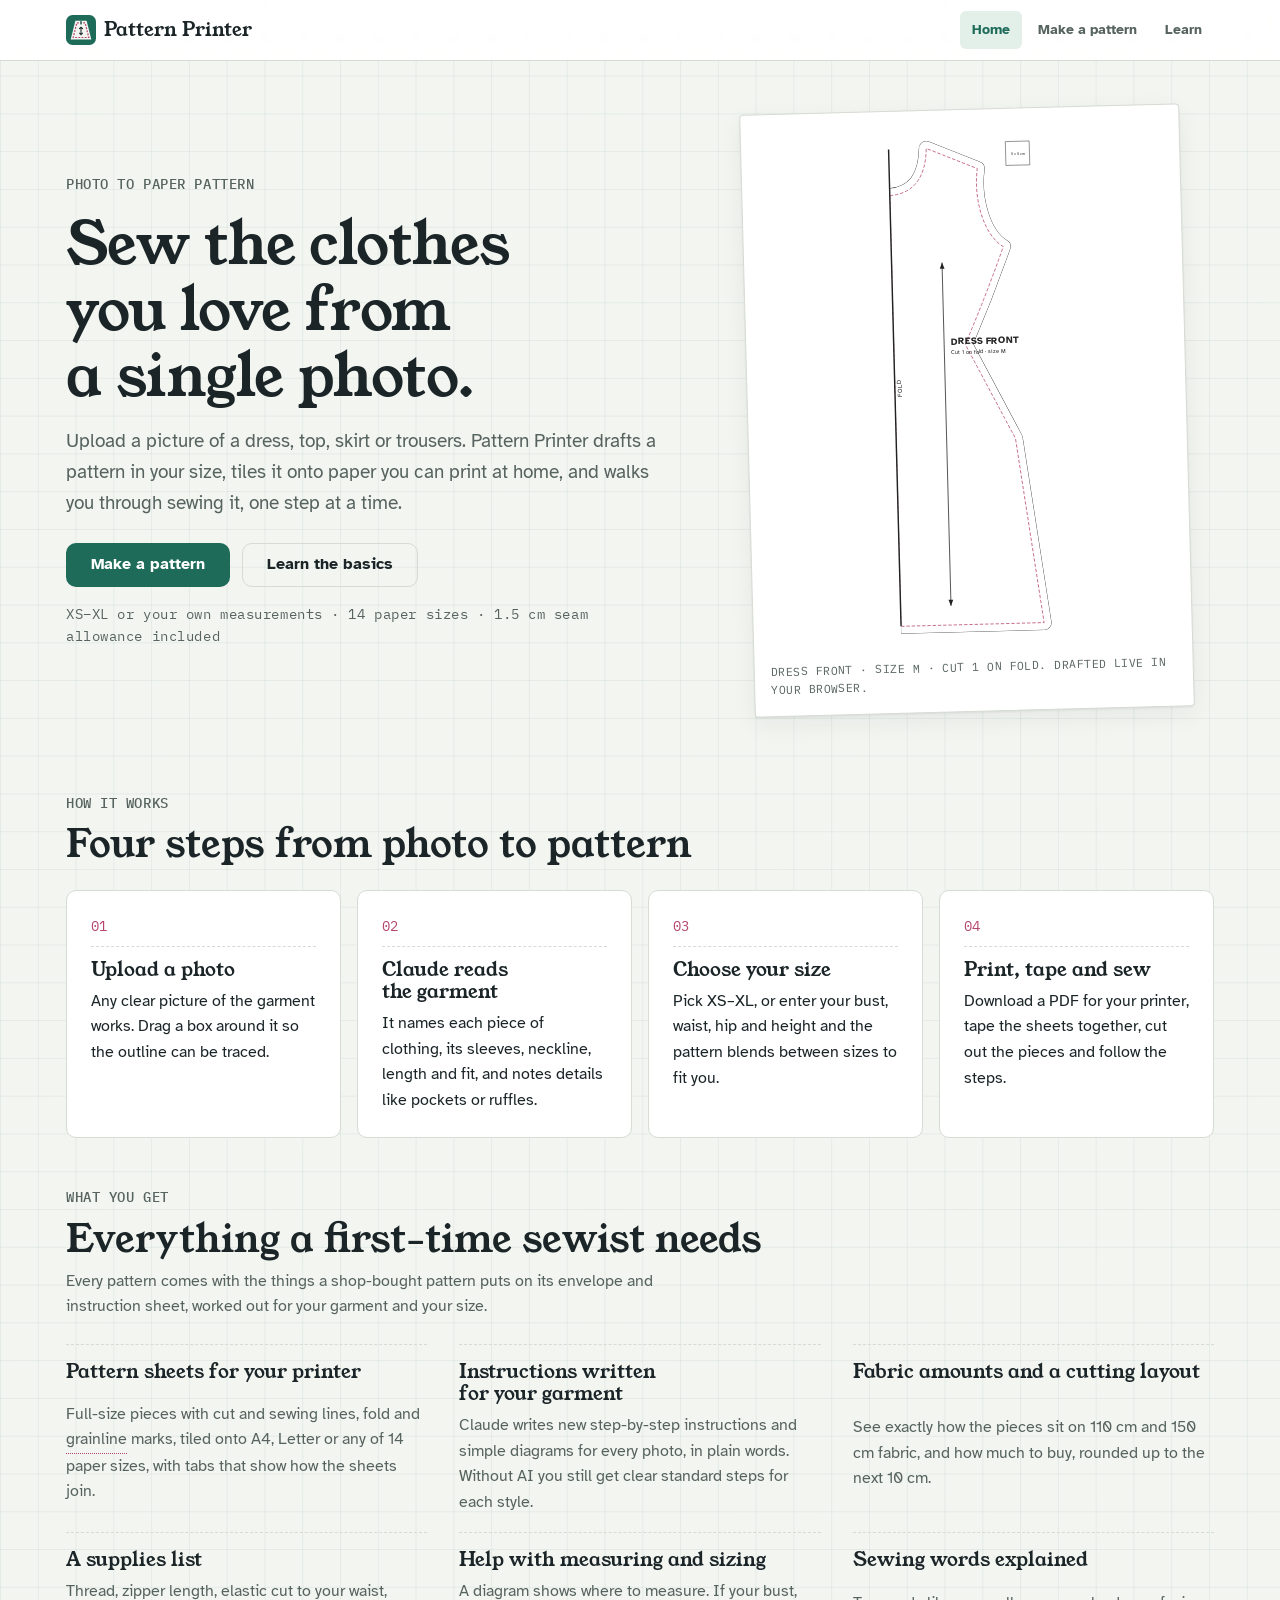
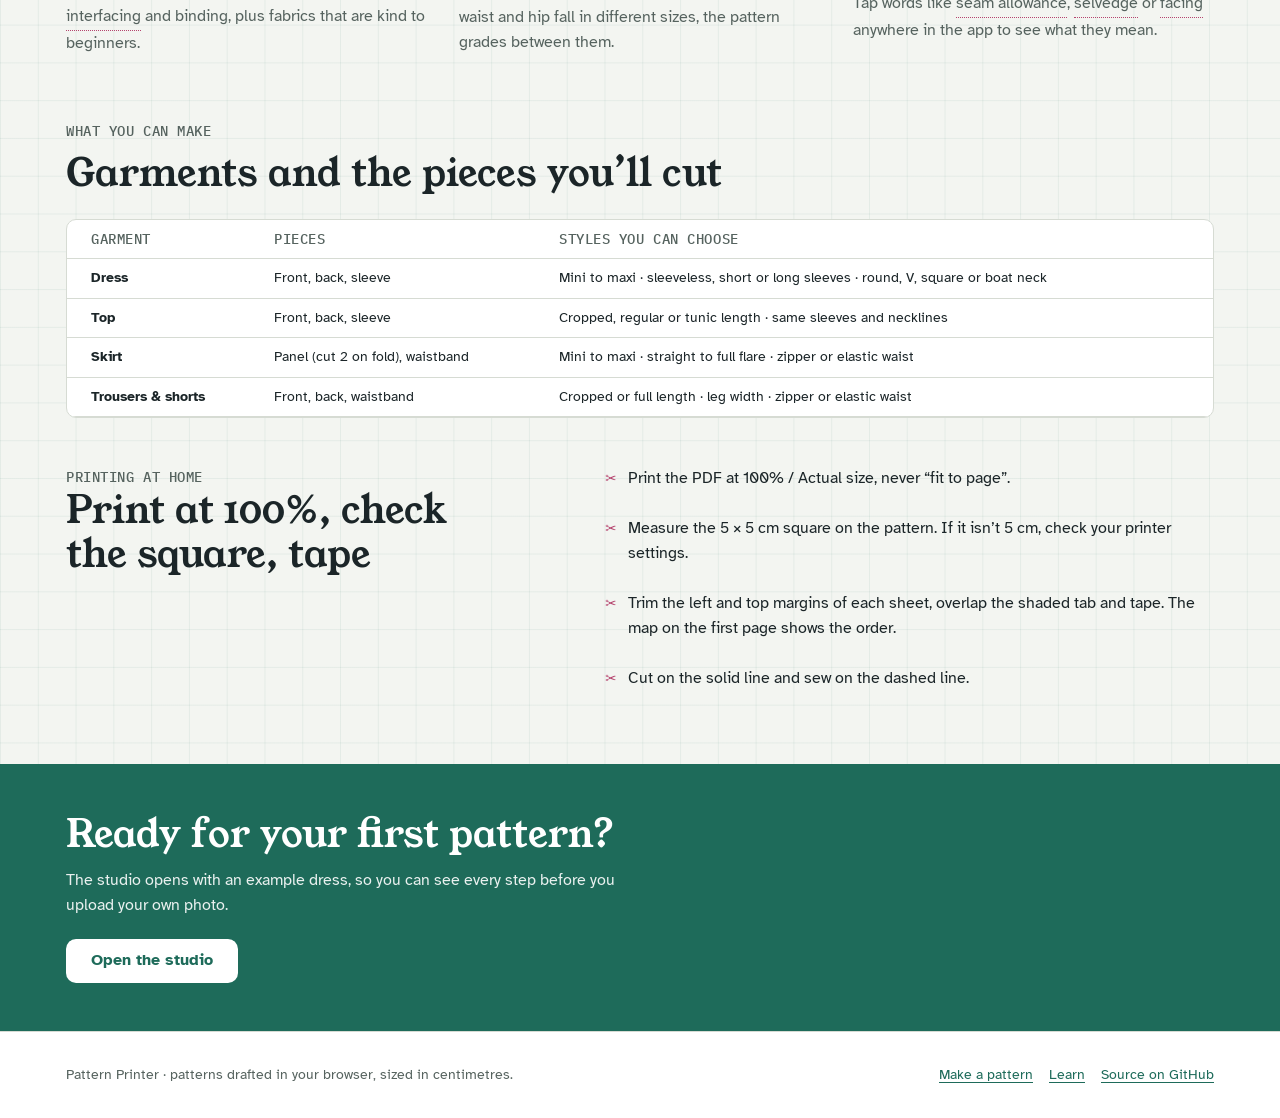
<file: index.html>
<!doctype html>
<html lang="en">
<head>
  <meta charset="utf-8">
  <meta name="viewport" content="width=device-width, initial-scale=1, viewport-fit=cover">
  <meta name="claude:viewport-fit-sides" content="cover">
  <title>Pattern Printer</title>
  <meta name="description" content="Turn a photo of a garment into a print-at-home sewing pattern, with step-by-step instructions, a fabric layout and help with sizing.">
  <link rel="icon" href="assets/favicon.svg" type="image/svg+xml">
  <link rel="preconnect" href="https://fonts.googleapis.com">
  <link rel="preconnect" href="https://fonts.gstatic.com" crossorigin>
  <link rel="stylesheet" href="https://fonts.googleapis.com/css2?family=Atkinson+Hyperlegible:ital,wght@0,400;0,700;1,400&family=IBM+Plex+Mono:wght@400;500&family=Young+Serif&display=swap">
  <link rel="stylesheet" href="css/tokens.css">
  <link rel="stylesheet" href="css/base.css">
  <link rel="stylesheet" href="css/components.css">
  <link rel="stylesheet" href="css/home.css">
</head>
<body>
  <a class="skip" href="#main">Skip to content</a>
  <header class="site-header">
    <div class="wrap">
      <a class="brand" href="index.html"><img src="assets/logo.svg" alt="" width="30" height="30"><span>Pattern Printer</span></a>
      <nav class="nav" aria-label="Main">
        <a href="index.html" aria-current="page">Home</a>
        <a href="studio.html">Make a pattern</a>
        <a href="learn.html">Learn</a>
      </nav>
    </div>
  </header>

  <main id="main">
    <section class="hero">
      <div class="wrap hero__grid">
        <div class="hero__text">
          <p class="label">Photo to paper pattern</p>
          <h1>Sew the clothes you love from a single photo.</h1>
          <p class="hero__lede">Upload a picture of a dress, top, skirt or trousers. Pattern Printer drafts a pattern in your size, tiles it onto paper you can print at home, and walks you through sewing it, one step at a time.</p>
          <div class="hero__actions">
            <a class="btn btn--primary" href="studio.html">Make a pattern</a>
            <a class="btn btn--ghost" href="learn.html">Learn the basics</a>
          </div>
          <p class="hero__facts mono">XS–XL or your own measurements · 14 paper sizes · 1.5 cm seam allowance included</p>
        </div>
        <figure class="hero__sheet" aria-labelledby="hero-caption">
          <div class="hero__piece" id="hero-piece"></div>
          <figcaption id="hero-caption" class="mono">Dress front · size M · cut 1 on fold. Drafted live in your browser.</figcaption>
        </figure>
      </div>
    </section>

    <section class="band">
      <div class="wrap">
        <div class="section-head">
          <p class="label">How it works</p>
          <h2>Four steps from photo to pattern</h2>
        </div>
        <ol class="process">
          <li>
            <h3>Upload a photo</h3>
            <p>Any clear picture of the garment works. Drag a box around it so the outline can be traced.</p>
          </li>
          <li>
            <h3>Claude reads the garment</h3>
            <p>It names each piece of clothing, its sleeves, neckline, length and fit, and notes details like pockets or ruffles.</p>
          </li>
          <li>
            <h3>Choose your size</h3>
            <p>Pick XS–XL, or enter your bust, waist, hip and height and the pattern blends between sizes to fit you.</p>
          </li>
          <li>
            <h3>Print, tape and sew</h3>
            <p>Download a PDF for your printer, tape the sheets together, cut out the pieces and follow the steps.</p>
          </li>
        </ol>
      </div>
    </section>

    <section class="band">
      <div class="wrap features">
        <div class="section-head">
          <p class="label">What you get</p>
          <h2>Everything a first-time sewist needs</h2>
          <p class="muted prose">Every pattern comes with the things a shop-bought pattern puts on its envelope and instruction sheet, worked out for your garment and your size.</p>
        </div>
        <ul class="feature-list">
          <li>
            <h3>Pattern sheets for your printer</h3>
            <p>Full-size pieces with cut and sewing lines, fold and grainline marks, tiled onto A4, Letter or any of 14 paper sizes, with tabs that show how the sheets join.</p>
          </li>
          <li>
            <h3>Instructions written for your garment</h3>
            <p>Claude writes new step-by-step instructions and simple diagrams for every photo, in plain words. Without AI you still get clear standard steps for each style.</p>
          </li>
          <li>
            <h3>Fabric amounts and a cutting layout</h3>
            <p>See exactly how the pieces sit on 110 cm and 150 cm fabric, and how much to buy, rounded up to the next 10 cm.</p>
          </li>
          <li>
            <h3>A supplies list</h3>
            <p>Thread, zipper length, elastic cut to your waist, interfacing and binding, plus fabrics that are kind to beginners.</p>
          </li>
          <li>
            <h3>Help with measuring and sizing</h3>
            <p>A diagram shows where to measure. If your bust, waist and hip fall in different sizes, the pattern grades between them.</p>
          </li>
          <li>
            <h3>Sewing words explained</h3>
            <p>Tap words like seam allowance, selvedge or facing anywhere in the app to see what they mean.</p>
          </li>
        </ul>
      </div>
    </section>

    <section class="band">
      <div class="wrap">
        <div class="section-head">
          <p class="label">What you can make</p>
          <h2>Garments and the pieces you’ll cut</h2>
        </div>
        <div class="table-wrap card card--flush">
          <table class="table">
            <thead><tr><th>Garment</th><th>Pieces</th><th>Styles you can choose</th></tr></thead>
            <tbody>
              <tr><td><strong>Dress</strong></td><td>Front, back, sleeve</td><td>Mini to maxi · sleeveless, short or long sleeves · round, V, square or boat neck</td></tr>
              <tr><td><strong>Top</strong></td><td>Front, back, sleeve</td><td>Cropped, regular or tunic length · same sleeves and necklines</td></tr>
              <tr><td><strong>Skirt</strong></td><td>Panel (cut 2 on fold), waistband</td><td>Mini to maxi · straight to full flare · zipper or elastic waist</td></tr>
              <tr><td><strong>Trousers &amp; shorts</strong></td><td>Front, back, waistband</td><td>Cropped or full length · leg width · zipper or elastic waist</td></tr>
            </tbody>
          </table>
        </div>
      </div>
    </section>

    <section class="band">
      <div class="wrap print-note">
        <div>
          <p class="label">Printing at home</p>
          <h2>Print at 100%, check the square, tape</h2>
        </div>
        <ol class="tick-list prose">
          <li>Print the PDF at 100% / Actual size, never “fit to page”.</li>
          <li>Measure the 5 × 5 cm square on the pattern. If it isn’t 5 cm, check your printer settings.</li>
          <li>Trim the left and top margins of each sheet, overlap the shaded tab and tape. The map on the first page shows the order.</li>
          <li>Cut on the solid line and sew on the dashed line.</li>
        </ol>
      </div>
    </section>

    <section class="cta">
      <div class="wrap cta__inner">
        <h2>Ready for your first pattern?</h2>
        <p>The studio opens with an example dress, so you can see every step before you upload your own photo.</p>
        <a class="btn cta__btn" href="studio.html">Open the studio</a>
      </div>
    </section>
  </main>

  <footer class="site-footer">
    <div class="wrap">
      <p>Pattern Printer · patterns drafted in your browser, sized in centimetres.</p>
      <nav aria-label="Footer"><a href="studio.html">Make a pattern</a><a href="learn.html">Learn</a><a href="https://github.com/SamhithaVedaraju/sewing-pattern-printer">Source on GitHub</a></nav>
    </div>
  </footer>

  <script type="module" src="js/home.js"></script>
</body>
</html>
</file>
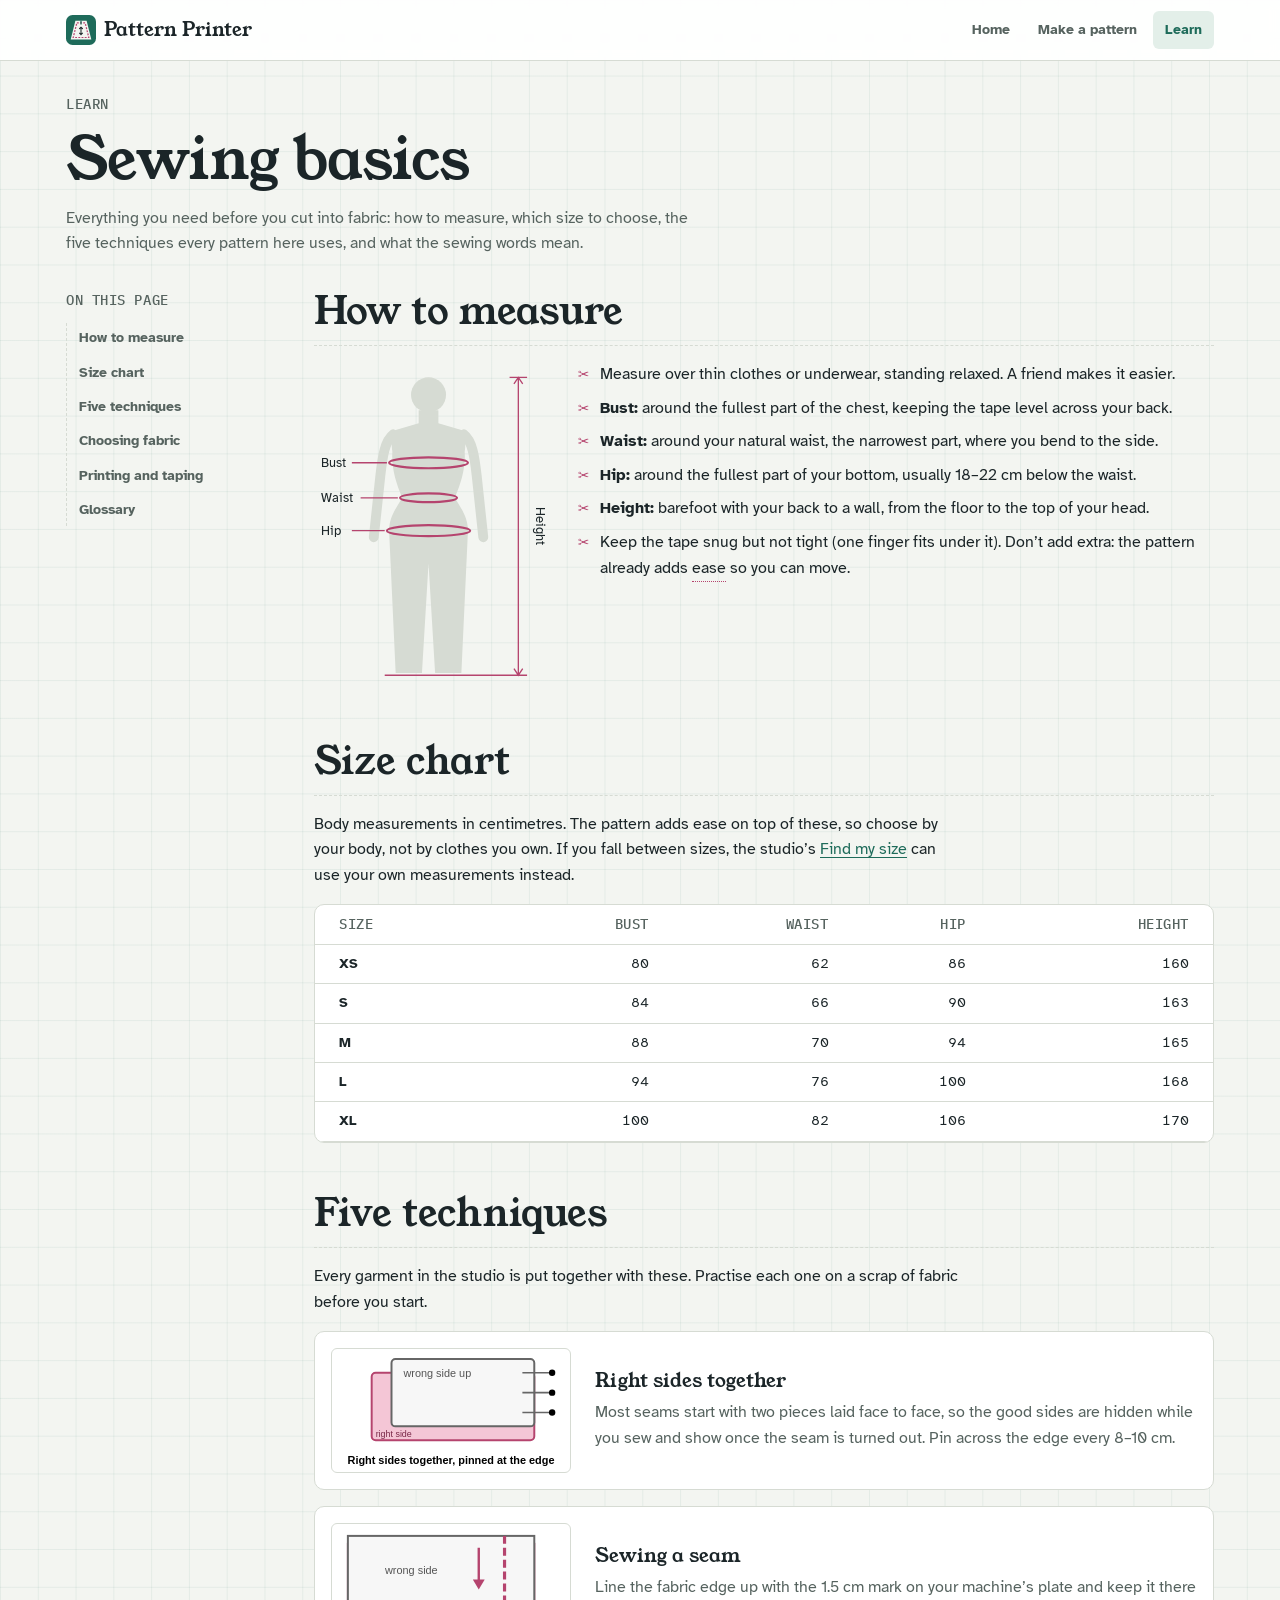
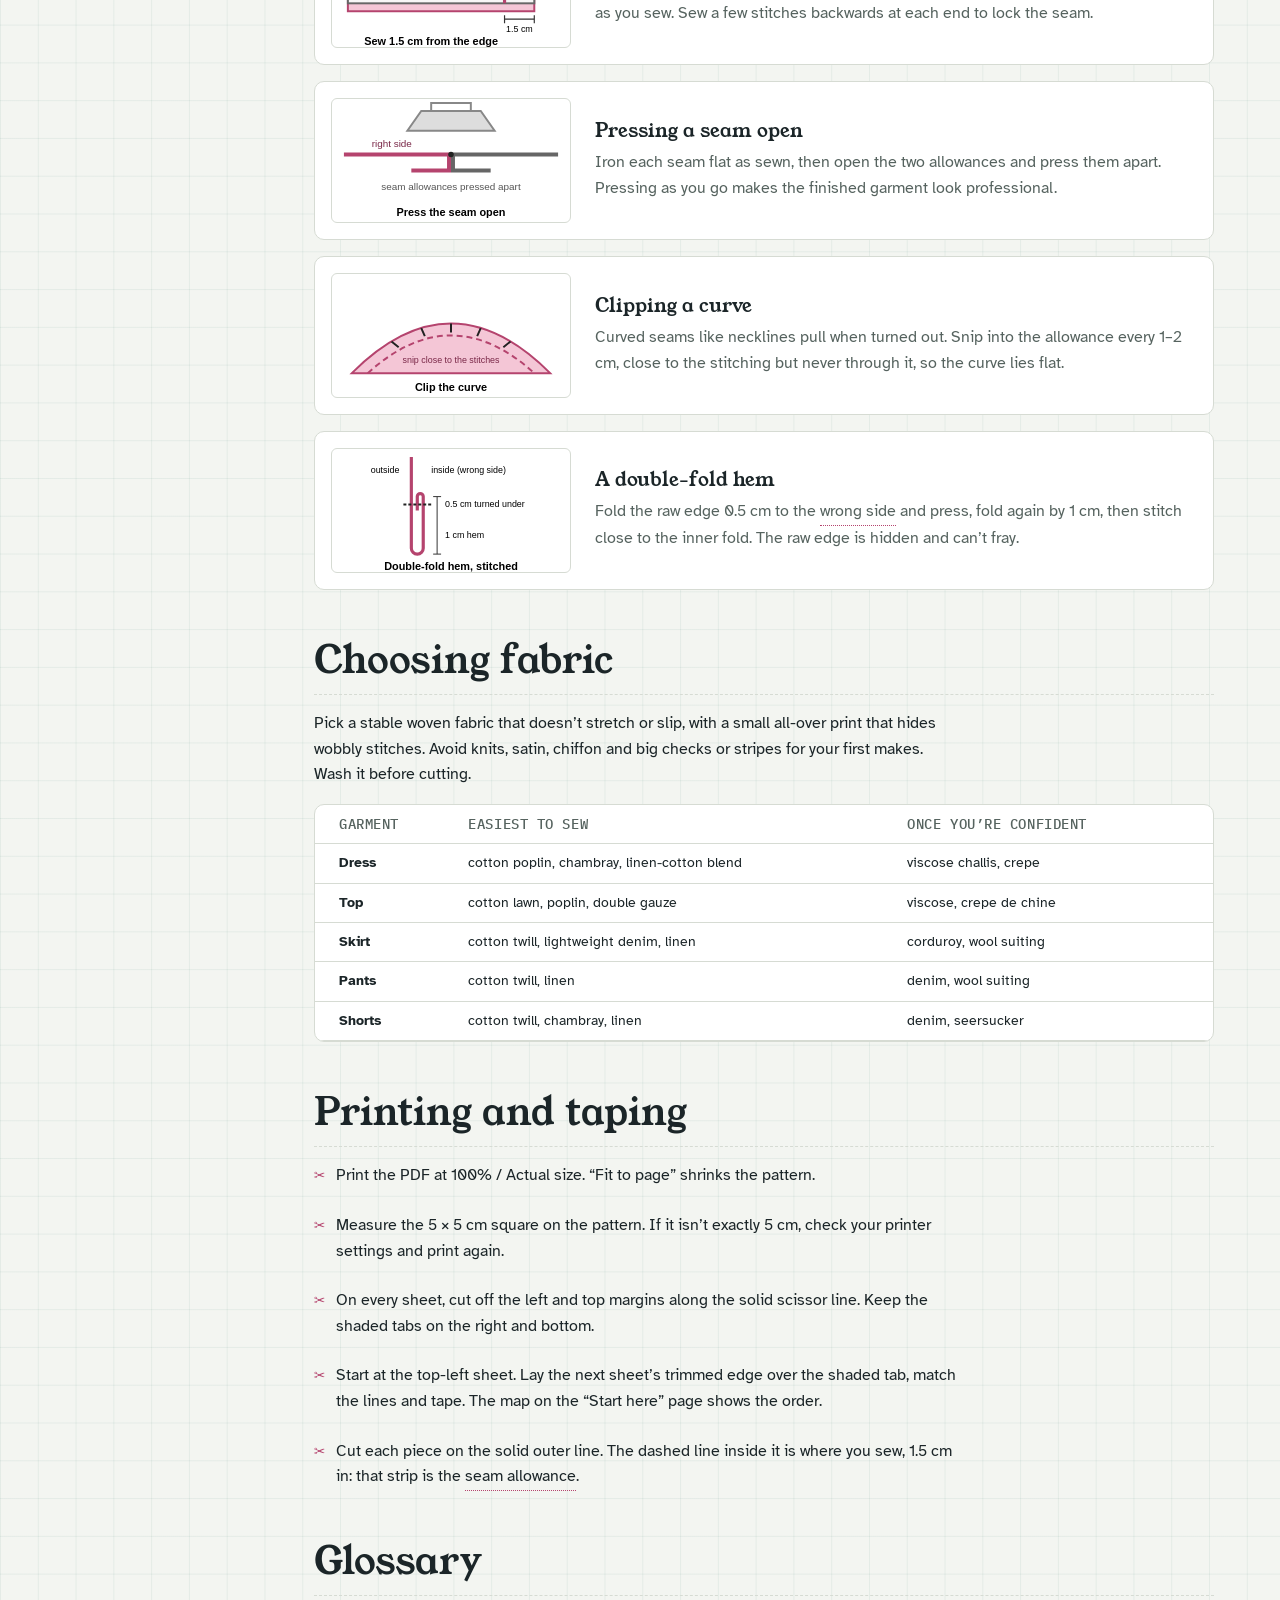
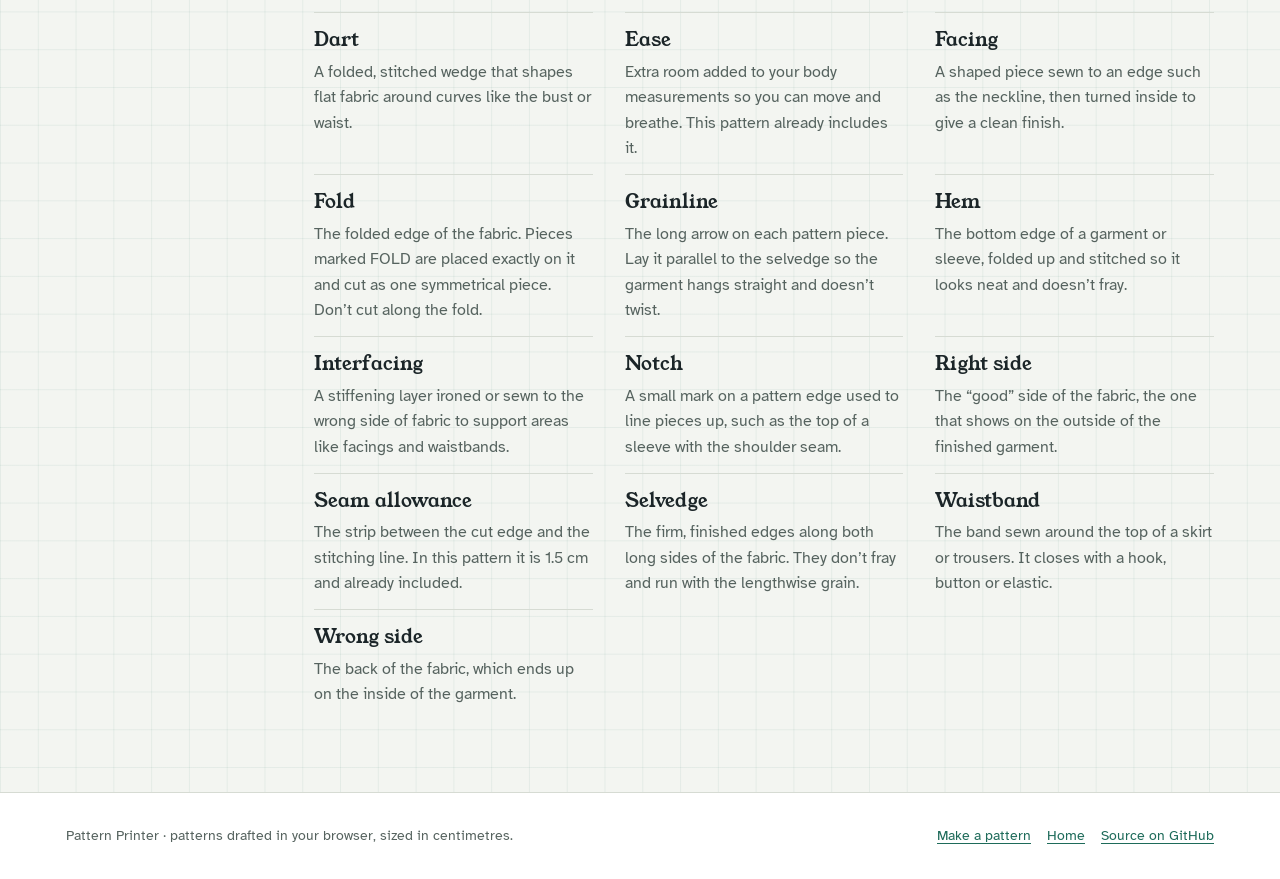
<file: learn.html>
<!doctype html>
<html lang="en">
<head>
  <meta charset="utf-8">
  <meta name="viewport" content="width=device-width, initial-scale=1, viewport-fit=cover">
  <meta name="claude:viewport-fit-sides" content="cover">
  <title>Sewing Basics</title>
  <meta name="description" content="How to measure yourself, the size chart, five beginner sewing techniques, a glossary of sewing words and which fabrics to choose.">
  <link rel="icon" href="assets/favicon.svg" type="image/svg+xml">
  <link rel="preconnect" href="https://fonts.googleapis.com">
  <link rel="preconnect" href="https://fonts.gstatic.com" crossorigin>
  <link rel="stylesheet" href="https://fonts.googleapis.com/css2?family=Atkinson+Hyperlegible:ital,wght@0,400;0,700;1,400&family=IBM+Plex+Mono:wght@400;500&family=Young+Serif&display=swap">
  <link rel="stylesheet" href="css/tokens.css">
  <link rel="stylesheet" href="css/base.css">
  <link rel="stylesheet" href="css/components.css">
  <link rel="stylesheet" href="css/learn.css">
</head>
<body>
  <a class="skip" href="#main">Skip to content</a>
  <header class="site-header">
    <div class="wrap">
      <a class="brand" href="index.html"><img src="assets/logo.svg" alt="" width="30" height="30"><span>Pattern Printer</span></a>
      <nav class="nav" aria-label="Main">
        <a href="index.html">Home</a>
        <a href="studio.html">Make a pattern</a>
        <a href="learn.html" aria-current="page">Learn</a>
      </nav>
    </div>
  </header>

  <main id="main" class="wrap learn">
    <header class="learn-head">
      <p class="label">Learn</p>
      <h1>Sewing basics</h1>
      <p class="muted prose">Everything you need before you cut into fabric: how to measure, which size to choose, the five techniques every pattern here uses, and what the sewing words mean.</p>
    </header>

    <div class="learn-grid">
      <nav class="toc" aria-label="On this page">
        <p class="label">On this page</p>
        <ol>
          <li><a href="#measure">How to measure</a></li>
          <li><a href="#sizes">Size chart</a></li>
          <li><a href="#techniques">Five techniques</a></li>
          <li><a href="#fabric">Choosing fabric</a></li>
          <li><a href="#printing">Printing and taping</a></li>
          <li><a href="#glossary">Glossary</a></li>
        </ol>
      </nav>

      <div class="learn-body">
        <section id="measure" class="learn-section">
          <h2>How to measure</h2>
          <div class="measure-layout">
            <div id="body-figure"></div>
            <ul class="tick-list" id="measure-tips"></ul>
          </div>
        </section>

        <section id="sizes" class="learn-section">
          <h2>Size chart</h2>
          <p class="prose">Body measurements in centimetres. The pattern adds ease on top of these, so choose by your body, not by clothes you own. If you fall between sizes, the studio’s <a href="studio.html">Find my size</a> can use your own measurements instead.</p>
          <div class="table-wrap card card--flush"><table class="table" id="size-table"></table></div>
        </section>

        <section id="techniques" class="learn-section">
          <h2>Five techniques</h2>
          <p class="prose">Every garment in the studio is put together with these. Practise each one on a scrap of fabric before you start.</p>
          <div class="techniques" id="techniques-list"></div>
        </section>

        <section id="fabric" class="learn-section">
          <h2>Choosing fabric</h2>
          <p class="prose" id="fabric-tip"></p>
          <div class="table-wrap card card--flush"><table class="table" id="fabric-table"></table></div>
        </section>

        <section id="printing" class="learn-section">
          <h2>Printing and taping</h2>
          <ol class="tick-list prose">
            <li>Print the PDF at 100% / Actual size. “Fit to page” shrinks the pattern.</li>
            <li>Measure the 5 × 5 cm square on the pattern. If it isn’t exactly 5 cm, check your printer settings and print again.</li>
            <li>On every sheet, cut off the left and top margins along the solid scissor line. Keep the shaded tabs on the right and bottom.</li>
            <li>Start at the top-left sheet. Lay the next sheet’s trimmed edge over the shaded tab, match the lines and tape. The map on the “Start here” page shows the order.</li>
            <li>Cut each piece on the solid outer line. The dashed line inside it is where you sew, 1.5 cm in: that strip is the seam allowance.</li>
          </ol>
        </section>

        <section id="glossary" class="learn-section">
          <h2>Glossary</h2>
          <dl class="glossary" id="glossary-list"></dl>
        </section>
      </div>
    </div>
  </main>

  <footer class="site-footer">
    <div class="wrap">
      <p>Pattern Printer · patterns drafted in your browser, sized in centimetres.</p>
      <nav aria-label="Footer"><a href="studio.html">Make a pattern</a><a href="index.html">Home</a><a href="https://github.com/SamhithaVedaraju/sewing-pattern-printer">Source on GitHub</a></nav>
    </div>
  </footer>

  <script type="module" src="js/learn.js"></script>
</body>
</html>
</file>
<file: css/tokens.css>
/* Design tokens.
   Layout concept: pattern paper on a cutting mat. A faint 1 cm grid runs under every page,
   cards are sheets of pattern paper, the mat green leads, the rose thread line marks what's sewn. */
:root {
  /* colour */
  --paper: #f3f5f1;          /* page ground: cool pattern-paper white */
  --sheet: #ffffff;          /* cards and panels */
  --ink: #1b2528;            /* text */
  --ink-soft: #56635f;       /* secondary text */
  --rule: #d6dbd3;           /* borders and dividers */
  --grid: rgba(30, 107, 90, 0.07);
  --mat: #1e6b5a;            /* primary: cutting-mat green */
  --mat-strong: #154f42;
  --on-mat: #ffffff;
  --mat-tint: #e3efe9;
  --thread: #b5446e;         /* accent: the sewing line */
  --thread-tint: #f7e5ec;
  --notice: #fff4d6;         /* warnings */
  --notice-ink: #6b4b00;
  --shadow: 0 1px 2px rgba(20, 40, 35, 0.06), 0 8px 24px rgba(20, 40, 35, 0.06);

  /* type */
  --font-display: "Young Serif", Georgia, "Times New Roman", serif;
  --font-body: "Atkinson Hyperlegible", system-ui, -apple-system, "Segoe UI", sans-serif;
  --font-mono: "IBM Plex Mono", ui-monospace, "SFMono-Regular", Consolas, monospace;
  --step--1: 0.875rem;
  --step-0: 1rem;
  --step-1: 1.2rem;
  --step-2: 1.5rem;
  --step-3: clamp(1.8rem, 1.4rem + 1.6vw, 2.4rem);
  --step-4: clamp(2.3rem, 1.6rem + 3vw, 3.6rem);

  /* shape and space */
  --radius: 10px;
  --radius-sm: 6px;
  --space-1: 0.25rem;
  --space-2: 0.5rem;
  --space-3: 0.75rem;
  --space-4: 1rem;
  --space-5: 1.5rem;
  --space-6: 2rem;
  --space-7: 3rem;
  --space-8: 4.5rem;
  --content: 1180px;
  --measure: 65ch;
}

@media (prefers-color-scheme: dark) {
  :root:not([data-theme="light"]) {
    --paper: #0f1816;
    --sheet: #16211e;
    --ink: #e4ebe7;
    --ink-soft: #9db0a9;
    --rule: #2a3a35;
    --grid: rgba(120, 200, 170, 0.05);
    --mat: #5fb79d;
    --mat-strong: #86cdb7;
    --on-mat: #072019;
    --mat-tint: #1c3029;
    --thread: #ec8fb0;
    --thread-tint: #3a2129;
    --notice: #3a2f12;
    --notice-ink: #f3dc9b;
    --shadow: 0 1px 2px rgba(0, 0, 0, 0.3), 0 8px 24px rgba(0, 0, 0, 0.25);
    color-scheme: dark;
  }
}

:root[data-theme="dark"] {
  --paper: #0f1816;
  --sheet: #16211e;
  --ink: #e4ebe7;
  --ink-soft: #9db0a9;
  --rule: #2a3a35;
  --grid: rgba(120, 200, 170, 0.05);
  --mat: #5fb79d;
  --mat-strong: #86cdb7;
  --on-mat: #072019;
  --mat-tint: #1c3029;
  --thread: #ec8fb0;
  --thread-tint: #3a2129;
  --notice: #3a2f12;
  --notice-ink: #f3dc9b;
  --shadow: 0 1px 2px rgba(0, 0, 0, 0.3), 0 8px 24px rgba(0, 0, 0, 0.25);
  color-scheme: dark;
}
</file>
<file: css/base.css>
/* Reset, typography, page frame, header and footer. */
*, *::before, *::after { box-sizing: border-box; }

:root {
  padding-top: env(safe-area-inset-top, 0px);
  padding-bottom: env(safe-area-inset-bottom, 0px);
}

html { -webkit-text-size-adjust: 100%; }

body {
  margin: 0;
  min-height: 100vh;
  background-color: var(--paper);
  /* 1 cm pattern-paper grid */
  background-image:
    linear-gradient(var(--grid) 1px, transparent 1px),
    linear-gradient(90deg, var(--grid) 1px, transparent 1px);
  background-size: 1cm 1cm;
  color: var(--ink);
  font: 400 var(--step-0) / 1.6 var(--font-body);
  display: flex;
  flex-direction: column;
}

body::before {
  content: "";
  position: fixed;
  inset: 0 0 auto;
  height: env(safe-area-inset-top, 0px);
  z-index: 30;
  background: var(--sheet);
}

img, svg { max-width: 100%; }
[hidden] { display: none !important; }

h1, h2, h3 {
  font-family: var(--font-display);
  font-weight: 400;
  line-height: 1.15;
  text-wrap: balance;
  margin: 0;
}
h1 { font-size: var(--step-4); letter-spacing: -0.01em; }
h2 { font-size: var(--step-3); }
h3 { font-size: var(--step-1); }
p { margin: 0; }
a { color: var(--mat); text-underline-offset: 0.18em; }
a:hover { color: var(--mat-strong); }
strong { font-weight: 700; }

:focus-visible { outline: 2px solid var(--thread); outline-offset: 2px; border-radius: 3px; }

.mono, .label {
  font-family: var(--font-mono);
  font-size: var(--step--1);
  letter-spacing: 0.04em;
}
.label { text-transform: uppercase; color: var(--ink-soft); font-weight: 500; }
.muted { color: var(--ink-soft); }
.prose { max-width: var(--measure); }
.prose > * + * { margin-top: var(--space-4); }

/* Page frame: one gutter rule, used by every band's inner wrapper. */
.wrap {
  width: 100%;
  max-width: var(--content);
  margin-inline: auto;
  padding-left: max(16px, env(safe-area-inset-left, 0px));
  padding-right: max(16px, env(safe-area-inset-right, 0px));
}
main { flex: 1; }

/* Skip link */
.skip {
  position: absolute;
  left: -999px;
  top: 8px;
  background: var(--mat);
  color: var(--on-mat);
  padding: var(--space-2) var(--space-4);
  border-radius: var(--radius-sm);
  z-index: 50;
}
.skip:focus { left: 16px; }

/* Header */
.site-header {
  position: sticky;
  top: env(safe-area-inset-top, 0px);
  z-index: 20;
  background: color-mix(in srgb, var(--sheet) 92%, transparent);
  backdrop-filter: blur(6px);
  border-bottom: 1px solid var(--rule);
}
.site-header .wrap {
  display: flex;
  align-items: center;
  gap: var(--space-5);
  min-height: 60px;
  padding-block: var(--space-2);
}
.brand {
  display: inline-flex;
  align-items: center;
  gap: var(--space-2);
  color: var(--ink);
  text-decoration: none;
  font-family: var(--font-display);
  font-size: var(--step-1);
  white-space: nowrap;
}
.brand img { width: 30px; height: 30px; }
.nav {
  display: flex;
  gap: var(--space-1);
  margin-left: auto;
  flex-wrap: wrap;
}
.nav a {
  color: var(--ink-soft);
  text-decoration: none;
  padding: var(--space-2) var(--space-3);
  border-radius: var(--radius-sm);
  font-weight: 700;
  font-size: var(--step--1);
}
.nav a:hover { color: var(--ink); background: var(--mat-tint); }
.nav a[aria-current="page"] { color: var(--mat); background: var(--mat-tint); }

@media (max-width: 560px) {
  .site-header .wrap { gap: var(--space-2); }
  .brand span { display: none; }
  .nav a { padding: var(--space-2); }
}

/* Footer */
.site-footer {
  margin-top: var(--space-8);
  border-top: 1px solid var(--rule);
  background: var(--sheet);
}
.site-footer .wrap {
  display: flex;
  flex-wrap: wrap;
  gap: var(--space-4) var(--space-6);
  justify-content: space-between;
  padding-block: var(--space-6);
  color: var(--ink-soft);
  font-size: var(--step--1);
}
.site-footer nav { display: flex; gap: var(--space-4); flex-wrap: wrap; }

/* Cut-line divider: the dashed rule printed patterns use */
.cutline {
  display: flex;
  align-items: center;
  gap: var(--space-2);
  color: var(--ink-soft);
}
.cutline::after {
  content: "";
  flex: 1;
  border-top: 1.5px dashed var(--rule);
}

@media (prefers-reduced-motion: reduce) {
  *, *::before, *::after { animation: none !important; transition: none !important; scroll-behavior: auto !important; }
}
</file>
<file: css/components.css>
/* Reusable pieces: buttons, fields, chips, cards, notices, dialogs, figures, glossary terms. */

/* Buttons */
.btn {
  display: inline-flex;
  align-items: center;
  justify-content: center;
  gap: var(--space-2);
  min-height: 44px;
  padding: var(--space-2) var(--space-5);
  border: 1.5px solid transparent;
  border-radius: var(--radius);
  font: 700 var(--step-0) / 1.2 var(--font-body);
  text-decoration: none;
  cursor: pointer;
  transition: background-color 0.15s, border-color 0.15s, color 0.15s, transform 0.15s;
}
.btn:active { transform: translateY(1px); }
.btn:disabled { opacity: 0.6; cursor: progress; }
.btn--primary { background: var(--mat); color: var(--on-mat); }
.btn--primary:hover { background: var(--mat-strong); color: var(--on-mat); }
.btn--ghost { background: transparent; color: var(--ink); border-color: var(--rule); }
.btn--ghost:hover { border-color: var(--mat); color: var(--mat); }
.btn--small { min-height: 36px; padding: var(--space-1) var(--space-3); font-size: var(--step--1); }
.btn--block { width: 100%; }

.icon-btn {
  display: inline-grid;
  place-items: center;
  width: 36px;
  height: 36px;
  border: 1px solid var(--rule);
  border-radius: var(--radius-sm);
  background: var(--sheet);
  color: var(--ink);
  cursor: pointer;
  font-size: 1rem;
}
.icon-btn:hover { border-color: var(--mat); }

/* Chips: toggles and small choices */
.chips { display: flex; flex-wrap: wrap; gap: var(--space-2); }
.chip {
  min-height: 36px;
  padding: var(--space-1) var(--space-3);
  border: 1px solid var(--rule);
  border-radius: 999px;
  background: var(--sheet);
  color: var(--ink);
  font: 700 var(--step--1) / 1.2 var(--font-body);
  cursor: pointer;
}
.chip:hover { border-color: var(--mat); }
.chip[aria-pressed="true"], .chip.is-on { background: var(--mat); border-color: var(--mat); color: var(--on-mat); }

/* Form fields */
.field { display: grid; gap: var(--space-1); min-width: 0; }
.field > span { font-size: var(--step--1); color: var(--ink-soft); font-weight: 700; }
.field input, .field select {
  width: 100%;
  min-height: 42px;
  padding: var(--space-2) var(--space-3);
  border: 1px solid var(--rule);
  border-radius: var(--radius-sm);
  background: var(--paper);
  color: var(--ink);
  font: inherit;
}
.field input[type="range"] { padding: 0; min-height: 28px; accent-color: var(--mat); background: transparent; border: 0; }
.field input:focus, .field select:focus { border-color: var(--mat); outline: none; box-shadow: 0 0 0 3px var(--mat-tint); }
.fields { display: grid; grid-template-columns: repeat(2, minmax(0, 1fr)); gap: var(--space-3); }

/* Cards: a sheet of pattern paper */
.card {
  background: var(--sheet);
  border: 1px solid var(--rule);
  border-radius: var(--radius);
  padding: var(--space-5);
  min-width: 0;
}
.card__head {
  display: flex;
  align-items: baseline;
  justify-content: space-between;
  gap: var(--space-3);
  margin-bottom: var(--space-4);
}
.card__head h2, .card__head h3 { font-size: var(--step-1); }
.step-num {
  font-family: var(--font-mono);
  font-size: var(--step--1);
  color: var(--thread);
  margin-right: var(--space-2);
}

/* Notices */
.notice {
  border: 1px solid var(--rule);
  border-radius: var(--radius-sm);
  padding: var(--space-3) var(--space-4);
  background: var(--paper);
  font-size: var(--step--1);
}
.notice--warn { background: var(--notice); color: var(--notice-ink); border-color: transparent; }
.notice--ai { background: var(--mat-tint); border-color: transparent; }
.notice > * + * { margin-top: var(--space-2); }

/* Dialog */
.dialog {
  width: min(600px, calc(100vw - 32px));
  max-height: calc(100dvh - 32px);
  padding: 0;
  border: 1px solid var(--rule);
  border-radius: var(--radius);
  background: var(--sheet);
  color: var(--ink);
  box-shadow: var(--shadow);
}
.dialog::backdrop { background: rgba(10, 20, 18, 0.5); }
.dialog__inner { padding: var(--space-5); display: grid; gap: var(--space-4); }
.dialog__close { position: absolute; top: var(--space-3); right: var(--space-3); }

/* Figures: diagrams always sit on white, like printed instructions */
.diagram {
  display: block;
  width: 100%;
  max-width: 260px;
  height: auto;
  background: #fff;
  border: 1px solid var(--rule);
  border-radius: var(--radius-sm);
}

/* Body figure (measuring guide) */
.body-fig { display: block; width: 100%; max-width: 230px; margin-inline: auto; }
.body-fig__body { fill: var(--rule); }
.body-fig__arm { fill: none; stroke: var(--rule); stroke-width: 9; stroke-linecap: round; }
.body-fig__tape { fill: none; stroke: var(--thread); stroke-width: 2; }
.body-fig__tape--thin { stroke-width: 1.2; }
.body-fig text { fill: var(--ink); font: 12px var(--font-body); }

/* Lists */
.tick-list { list-style: none; padding: 0; margin: 0; display: grid; gap: var(--space-2); }
.tick-list li { position: relative; padding-left: 1.4em; }
.tick-list li::before { content: "✂"; position: absolute; left: 0; color: var(--thread); font-size: 0.85em; top: 0.15em; }

/* Glossary terms and their popup */
.term {
  background: none;
  color: inherit;
  border: 0;
  border-bottom: 1.5px dotted var(--thread);
  border-radius: 0;
  padding: 0;
  font: inherit;
  cursor: help;
}
.term-pop {
  position: fixed;
  z-index: 60;
  max-width: 320px;
  background: var(--sheet);
  color: var(--ink);
  border: 1px solid var(--rule);
  border-radius: var(--radius);
  padding: var(--space-3) 48px var(--space-3) var(--space-4);
  box-shadow: var(--shadow);
  font-size: var(--step--1);
}
.term-pop p { margin-top: var(--space-1); }
.term-pop__close { position: absolute; top: 8px; right: 8px; width: 30px; height: 30px; }
@media (max-width: 600px) {
  .term-pop {
    left: max(12px, env(safe-area-inset-left, 0px)) !important;
    right: max(12px, env(safe-area-inset-right, 0px));
    bottom: calc(12px + env(safe-area-inset-bottom, 0px));
    top: auto !important;
    max-width: none;
  }
}

/* Tables */
.table-wrap { overflow-x: auto; }
.table { width: 100%; border-collapse: collapse; font-size: var(--step--1); }
.table th, .table td { text-align: left; padding: var(--space-2) var(--space-3); border-bottom: 1px solid var(--rule); vertical-align: top; }
.table th { font-family: var(--font-mono); font-weight: 500; text-transform: uppercase; letter-spacing: 0.04em; color: var(--ink-soft); }
.table td.num, .table th.num { text-align: right; font-variant-numeric: tabular-nums; }
</file>
<file: css/home.css>
/* Home page */
.hero { padding-block: var(--space-7) var(--space-6); }
.hero__grid {
  display: grid;
  grid-template-columns: minmax(0, 1.1fr) minmax(0, 0.9fr);
  gap: var(--space-7);
  align-items: center;
}
.hero__text { display: grid; gap: var(--space-4); }
.hero__lede { font-size: var(--step-1); color: var(--ink-soft); max-width: 52ch; }
.hero__actions { display: flex; flex-wrap: wrap; gap: var(--space-3); margin-top: var(--space-2); }
.hero__facts { color: var(--ink-soft); }

/* The hero piece: a sheet of pattern paper pinned to the mat */
.hero__sheet {
  margin: 0;
  background: #fff;
  border: 1px solid var(--rule);
  border-radius: 4px;
  padding: var(--space-4);
  box-shadow: var(--shadow);
  transform: rotate(-1.5deg);
  display: grid;
  gap: var(--space-3);
  max-width: 440px;
  justify-self: center;
  width: 100%;
}
.hero__piece svg { display: block; width: 100%; height: auto; max-height: 520px; }
.hero__sheet figcaption { color: #56635f; text-transform: uppercase; font-size: 0.72rem; }
.hero-sew { stroke-dashoffset: 0; animation: sew 2.4s ease-out both; }
@keyframes sew { from { stroke-dashoffset: 220; } to { stroke-dashoffset: 0; } }

@media (max-width: 820px) {
  .hero__grid { grid-template-columns: minmax(0, 1fr); gap: var(--space-6); }
  .hero__sheet { max-width: 360px; transform: none; }
}

/* Bands */
.band { padding-block: var(--space-7) 0; }
.section-head { display: grid; gap: var(--space-2); margin-bottom: var(--space-5); }

/* Process: a real sequence, so it is numbered */
.process {
  list-style: none;
  counter-reset: step;
  padding: 0;
  margin: 0;
  display: grid;
  grid-template-columns: repeat(auto-fit, minmax(220px, 1fr));
  gap: var(--space-4);
}
.process li {
  counter-increment: step;
  background: var(--sheet);
  border: 1px solid var(--rule);
  border-radius: var(--radius);
  padding: var(--space-5);
  display: grid;
  gap: var(--space-2);
  align-content: start;
}
.process li::before {
  content: counter(step, decimal-leading-zero);
  font-family: var(--font-mono);
  color: var(--thread);
  font-size: var(--step--1);
  padding-bottom: var(--space-2);
  border-bottom: 1.5px dashed var(--rule);
  margin-bottom: var(--space-1);
}

/* Features: a list divided by cut lines rather than a grid of cards */
.feature-list {
  list-style: none;
  padding: 0;
  margin: 0;
  display: grid;
  grid-template-columns: repeat(auto-fit, minmax(300px, 1fr));
  gap: 0 var(--space-6);
}
.feature-list li {
  display: grid;
  gap: var(--space-2);
  padding-block: var(--space-4);
  border-top: 1.5px dashed var(--rule);
}
.feature-list h3 { font-size: var(--step-1); }
.feature-list p { color: var(--ink-soft); }

.card--flush { padding: 0; }
.card--flush .table th:first-child, .card--flush .table td:first-child { padding-left: var(--space-5); }

.print-note { display: grid; grid-template-columns: minmax(0, 1fr) minmax(0, 1.2fr); gap: var(--space-6); align-items: start; }
@media (max-width: 760px) { .print-note { grid-template-columns: minmax(0, 1fr); } }

/* Closing call to action on the mat */
.cta { margin-top: var(--space-8); background: var(--mat); color: var(--on-mat); }
.cta__inner { padding-block: var(--space-7); display: grid; gap: var(--space-3); justify-items: start; }
.cta__inner p { max-width: 55ch; opacity: 0.9; }
.cta__btn { background: var(--on-mat); color: var(--mat); margin-top: var(--space-2); }
.cta__btn:hover { background: var(--paper); color: var(--mat-strong); }
.cta + .site-footer, main:has(.cta) + .site-footer { margin-top: 0; }
</file>
<file: css/learn.css>
/* Learn page: a reference with a contents column beside it. */
.learn { padding-block: var(--space-6) 0; }
.learn-head { display: grid; gap: var(--space-3); margin-bottom: var(--space-6); }
.learn-grid {
  display: grid;
  grid-template-columns: 200px minmax(0, 1fr);
  gap: var(--space-7);
  align-items: start;
}
.toc {
  position: sticky;
  top: calc(env(safe-area-inset-top, 0px) + 84px);
  display: grid;
  gap: var(--space-3);
}
.toc ol { list-style: none; padding: 0; margin: 0; display: grid; gap: var(--space-1); border-left: 1.5px dashed var(--rule); }
.toc a { display: block; padding: var(--space-1) var(--space-3); color: var(--ink-soft); text-decoration: none; font-size: var(--step--1); font-weight: 700; }
.toc a:hover { color: var(--mat); }
@media (max-width: 860px) {
  .learn-grid { grid-template-columns: minmax(0, 1fr); gap: var(--space-5); }
  .toc { position: static; }
  .toc ol { display: flex; flex-wrap: wrap; border-left: 0; gap: var(--space-2); }
  .toc a { border: 1px solid var(--rule); border-radius: 999px; background: var(--sheet); }
}

.learn-body { display: grid; gap: var(--space-7); min-width: 0; }
.learn-section { display: grid; gap: var(--space-4); scroll-margin-top: 90px; }
.learn-section > h2 { padding-bottom: var(--space-3); border-bottom: 1.5px dashed var(--rule); }

.measure-layout { display: grid; grid-template-columns: minmax(160px, 240px) minmax(0, 1fr); gap: var(--space-5); align-items: start; }
@media (max-width: 560px) { .measure-layout { grid-template-columns: minmax(0, 1fr); } }

.card--flush { padding: 0; }
.card--flush .table th:first-child, .card--flush .table td:first-child { padding-left: var(--space-5); }
.card--flush .table th:last-child, .card--flush .table td:last-child { padding-right: var(--space-5); }

.techniques { display: grid; gap: var(--space-4); }
.technique {
  display: grid;
  grid-template-columns: minmax(160px, 240px) minmax(0, 1fr);
  gap: var(--space-5);
  align-items: center;
  padding: var(--space-4);
  background: var(--sheet);
  border: 1px solid var(--rule);
  border-radius: var(--radius);
}
.technique h3 { margin-bottom: var(--space-2); }
.technique p { color: var(--ink-soft); }
@media (max-width: 560px) { .technique { grid-template-columns: minmax(0, 1fr); } }

.glossary { margin: 0; display: grid; grid-template-columns: repeat(auto-fit, minmax(260px, 1fr)); gap: 0 var(--space-6); }
.glossary__entry { padding-block: var(--space-3); border-top: 1px solid var(--rule); scroll-margin-top: 90px; }
.glossary dt { font-family: var(--font-display); font-size: var(--step-1); }
.glossary dd { margin: var(--space-1) 0 0; color: var(--ink-soft); }
</file>
